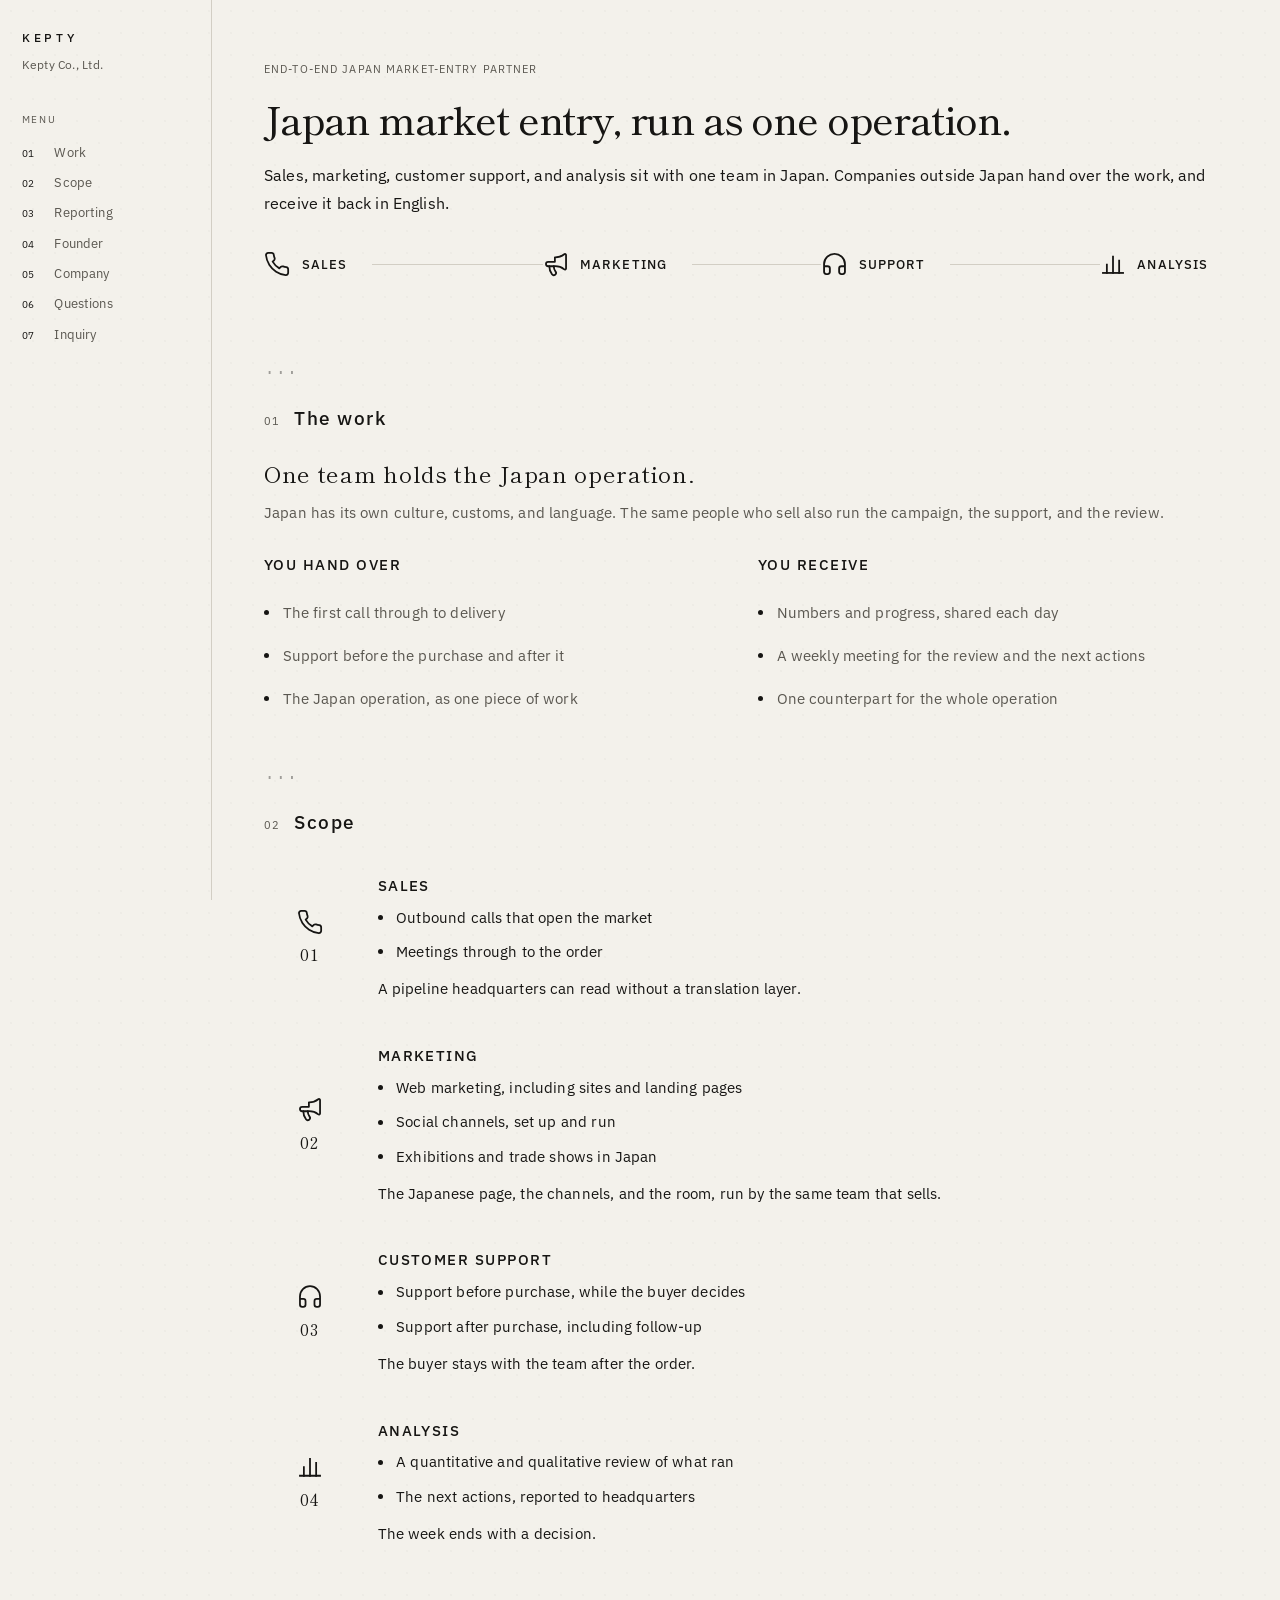
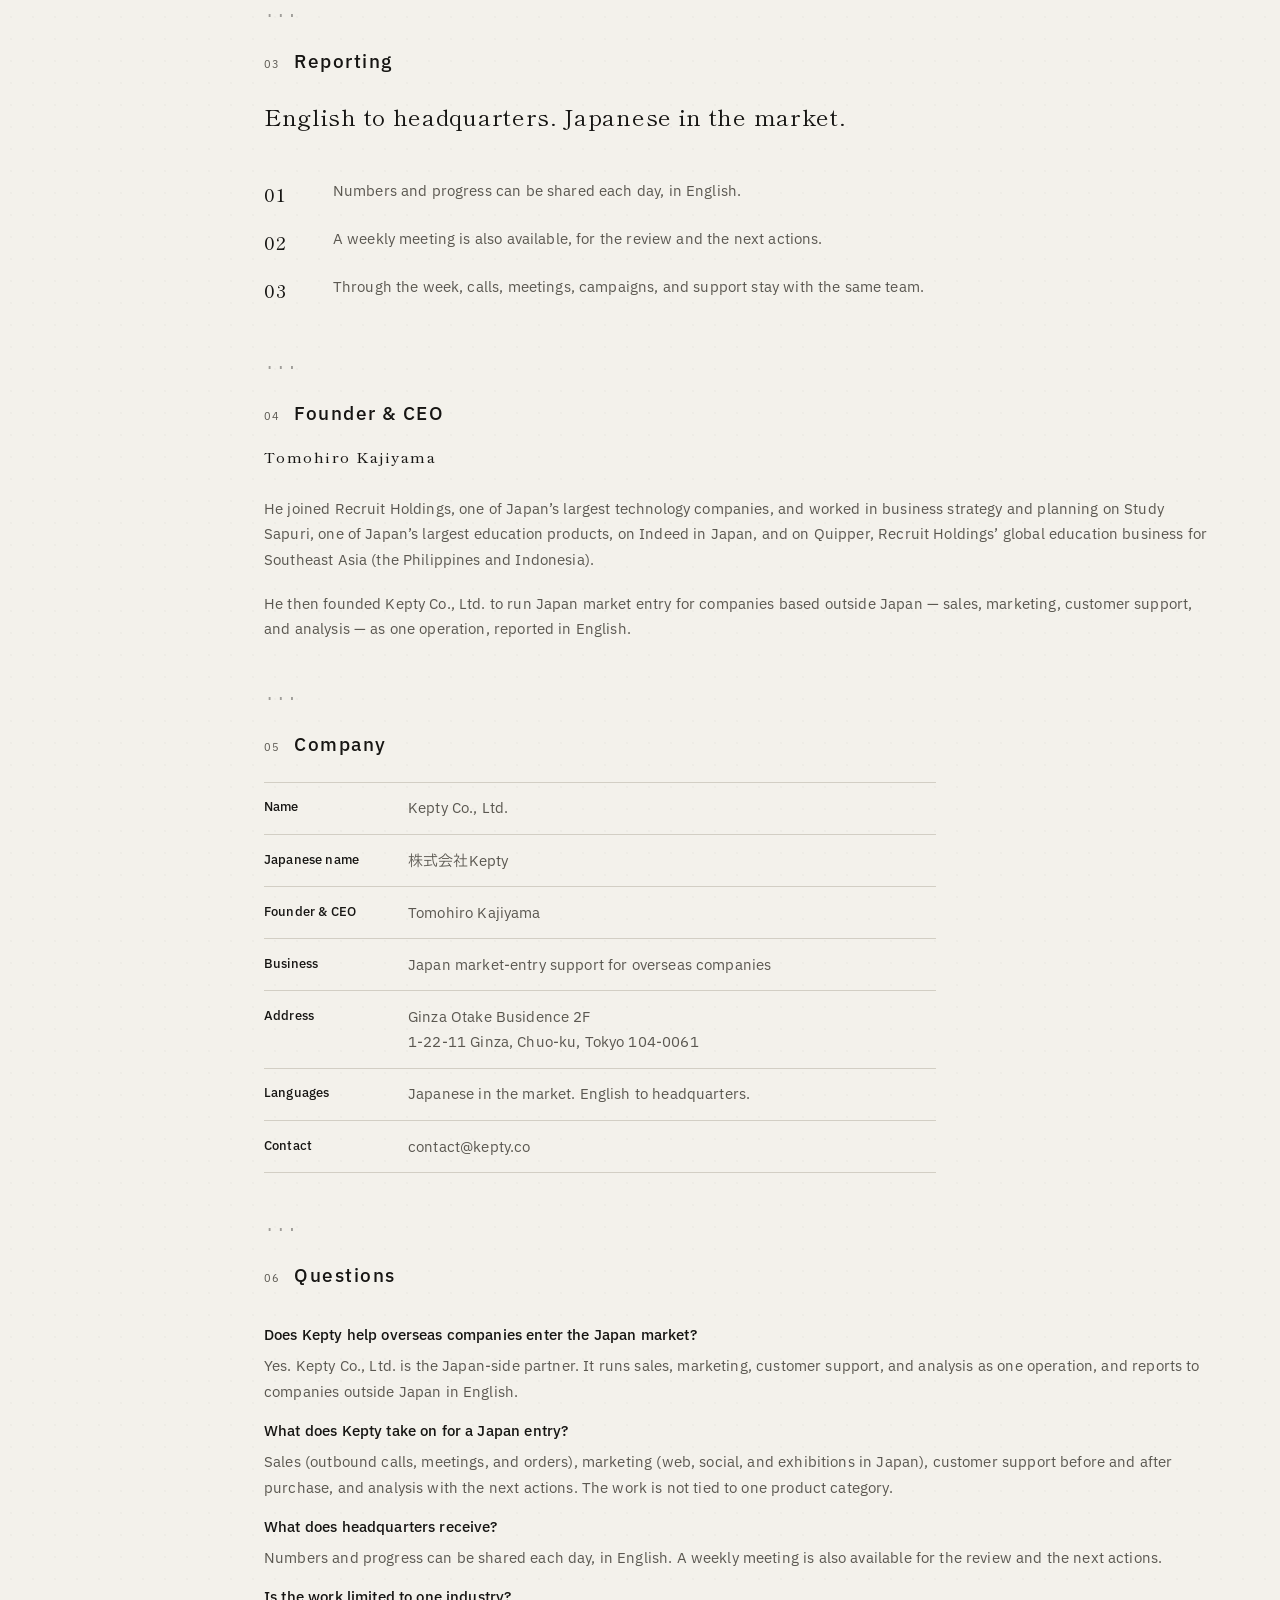
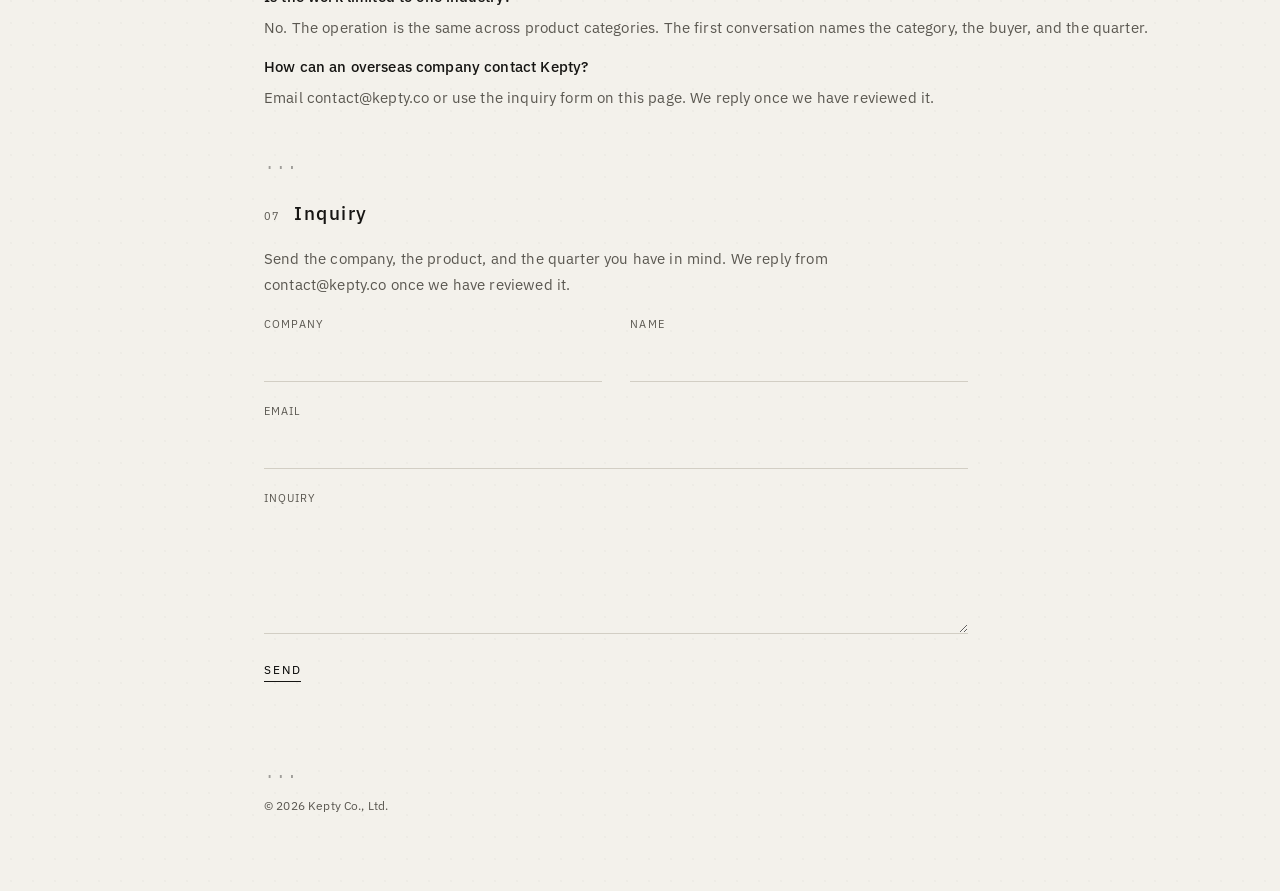
<file: index.html>
<!DOCTYPE html>
<html lang="en">
  <head>
    <meta charset="UTF-8" />
    <meta name="viewport" content="width=device-width, initial-scale=1.0" />
    <title>Japan market entry, run as one operation | Kepty Co., Ltd.</title>
    <meta
      name="description"
      content="Kepty Co., Ltd. runs Japan market entry for companies outside Japan. Sales, marketing, customer support, and analysis — one team, with reporting in English."
    />
    <link rel="canonical" href="https://keptyjapan.com/" />
    <link rel="alternate" hreflang="en" href="https://keptyjapan.com/" />
    <link rel="alternate" hreflang="x-default" href="https://keptyjapan.com/" />
    <meta property="og:type" content="website" />
    <meta property="og:locale" content="en_US" />
    <meta property="og:site_name" content="Kepty Co., Ltd." />
    <meta
      property="og:title"
      content="Japan market entry, run as one operation | Kepty Co., Ltd."
    />
    <meta
      property="og:description"
      content="A Japan-side partner for companies outside Japan. Sales, marketing, customer support, and analysis, reported in English. Kepty Co., Ltd."
    />
    <meta property="og:url" content="https://keptyjapan.com/" />
    <meta name="twitter:card" content="summary" />
    <link rel="icon" href="assets/favicon.svg" type="image/svg+xml" />
    <link rel="alternate" type="text/plain" title="LLM facts" href="llms.txt" />
    <script type="application/ld+json">
      {
        "@context": "https://schema.org",
        "@graph": [
          {
            "@type": ["Organization", "ProfessionalService"],
            "@id": "https://keptyjapan.com/#org",
            "name": "Kepty Co., Ltd.",
            "alternateName": ["株式会社Kepty", "KEPTY"],
            "url": "https://keptyjapan.com/",
            "email": "contact@kepty.co",
            "address": {
              "@type": "PostalAddress",
              "postalCode": "104-0061",
              "addressCountry": "JP",
              "addressRegion": "Tokyo",
              "addressLocality": "Chuo-ku",
              "streetAddress": "Ginza Otake Busidence 2F, 1-22-11 Ginza"
            },
            "inLanguage": "en",
            "areaServed": { "@type": "Country", "name": "Japan" },
            "founder": {
              "@type": "Person",
              "name": "Tomohiro Kajiyama",
              "alternateName": "梶山 知裕",
              "jobTitle": "Founder & CEO",
              "worksFor": { "@id": "https://keptyjapan.com/#org" }
            },
            "description": "Japan market-entry partner for companies based outside Japan. Sales, marketing, customer support, and analysis, run as one operation and reported in English.",
            "knowsAbout": [
              "Japan market entry",
              "sales in Japan",
              "web and social marketing",
              "customer support",
              "market analysis"
            ],
            "contactPoint": {
              "@type": "ContactPoint",
              "email": "contact@kepty.co",
              "contactType": "sales",
              "availableLanguage": ["English", "Japanese"]
            }
          },
          {
            "@type": "WebSite",
            "@id": "https://keptyjapan.com/#website",
            "url": "https://keptyjapan.com/",
            "name": "Kepty Co., Ltd.",
            "inLanguage": "en",
            "publisher": { "@id": "https://keptyjapan.com/#org" }
          },
          {
            "@type": "WebPage",
            "@id": "https://keptyjapan.com/#webpage",
            "url": "https://keptyjapan.com/",
            "name": "Japan market entry, run as one operation",
            "inLanguage": "en",
            "isPartOf": { "@id": "https://keptyjapan.com/#website" },
            "about": { "@id": "https://keptyjapan.com/#org" }
          },
          {
            "@type": "FAQPage",
            "mainEntity": [
              {
                "@type": "Question",
                "name": "Does Kepty help overseas companies enter the Japan market?",
                "acceptedAnswer": {
                  "@type": "Answer",
                  "text": "Yes. Kepty Co., Ltd. is the Japan-side partner. It runs sales, marketing, customer support, and analysis as one operation, and reports to companies outside Japan in English."
                }
              },
              {
                "@type": "Question",
                "name": "What does Kepty take on for a Japan entry?",
                "acceptedAnswer": {
                  "@type": "Answer",
                  "text": "Sales (outbound calls, meetings, and orders), marketing (web, social, and exhibitions in Japan), customer support before and after purchase, and analysis with the next actions. The work is not tied to one product category."
                }
              },
              {
                "@type": "Question",
                "name": "What does headquarters receive?",
                "acceptedAnswer": {
                  "@type": "Answer",
                  "text": "Numbers and progress can be shared each day, in English. A weekly meeting is also available for the review and the next actions."
                }
              },
              {
                "@type": "Question",
                "name": "Is the work limited to one industry?",
                "acceptedAnswer": {
                  "@type": "Answer",
                  "text": "No. The operation is the same across product categories. The first conversation names the category, the buyer, and the quarter."
                }
              },
              {
                "@type": "Question",
                "name": "How can an overseas company contact Kepty?",
                "acceptedAnswer": {
                  "@type": "Answer",
                  "text": "Email contact@kepty.co or use the inquiry form on this page. We reply once we have reviewed it."
                }
              }
            ]
          }
        ]
      }
    </script>
    <link rel="preconnect" href="https://fonts.googleapis.com" />
    <link rel="preconnect" href="https://fonts.gstatic.com" crossorigin />
    <link
      href="https://fonts.googleapis.com/css2?family=IBM+Plex+Sans+JP:wght@300;400;500&family=IBM+Plex+Sans:ital,wght@0,300;0,400;0,500;1,400&family=Shippori+Mincho:wght@500;600&display=swap"
      rel="stylesheet"
    />
    <link rel="stylesheet" href="css/styles.css?v=24" />
  </head>
  <body>
    <a class="skip-link" href="#main">Skip to content</a>

    <aside class="rail">
      <span class="rail-progress" aria-hidden="true"></span>
      <a class="brand" href="#top">KEPTY</a>
      <p class="loc">Kepty Co., Ltd.</p>
      <nav class="index" aria-label="Menu">
        <p class="index-label">Menu</p>
        <a href="#work"><span>01</span> <b>Work</b></a>
        <a href="#scope"><span>02</span> <b>Scope</b></a>
        <a href="#reporting"><span>03</span> <b>Reporting</b></a>
        <a href="#founder"><span>04</span> <b>Founder</b></a>
        <a href="#company"><span>05</span> <b>Company</b></a>
        <a href="#questions"><span>06</span> <b>Questions</b></a>
        <a href="#inquiry"><span>07</span> <b>Inquiry</b></a>
      </nav>
    </aside>

    <header class="mobile-bar">
      <a class="brand" href="#top">KEPTY</a>
      <button class="menu-btn" type="button" aria-expanded="false" aria-controls="mobile-nav">Menu</button>
    </header>

    <div class="mobile-nav" id="mobile-nav" hidden>
      <a href="#work"><span>01</span> <b>Work</b></a>
      <a href="#scope"><span>02</span> <b>Scope</b></a>
      <a href="#reporting"><span>03</span> <b>Reporting</b></a>
      <a href="#founder"><span>04</span> <b>Founder</b></a>
      <a href="#company"><span>05</span> <b>Company</b></a>
      <a href="#questions"><span>06</span> <b>Questions</b></a>
      <a href="#inquiry"><span>07</span> <b>Inquiry</b></a>
    </div>

    <main id="main">
      <section class="open" id="top">
        <p class="kicker">End-to-end Japan market-entry partner</p>
        <h1>Japan market entry, run as one operation.</h1>
        <p class="lede">
          Sales, marketing, customer support, and analysis sit with one team in Japan. Companies outside Japan hand over the work, and receive it back in English.
        </p>
        <ol class="flow" aria-label="Scope">
          <li><span class="mark mark-circle" aria-hidden="true"></span><b>Sales</b></li>
          <li><span class="mark mark-square" aria-hidden="true"></span><b>Marketing</b></li>
          <li><span class="mark mark-diamond" aria-hidden="true"></span><b>Support</b></li>
          <li><span class="mark mark-bars" aria-hidden="true"></span><b>Analysis</b></li>
        </ol>
        <div class="opening-mark" aria-hidden="true">
          <p class="opening-vert">日本市場</p>
          <span class="opening-line"></span>
          <p class="opening-seal"><span><b>実</b><b>行</b></span></p>
        </div>
      </section>

      <section class="chapter" id="work">
        <header class="ch-head">
          <span>01</span>
          <h2>The work</h2>
        </header>
        <div class="statement">
          <p class="ch-lead">One team holds the Japan operation.</p>
          <p class="body">
            Japan has its own culture, customs, and language. The same people who sell also run the campaign, the support, and the review.
          </p>
        </div>
        <div class="split-text">
          <div>
            <h3>You hand over</h3>
            <ul class="dots">
              <li>The first call through to delivery</li>
              <li>Support before the purchase and after it</li>
              <li>The Japan operation, as one piece of work</li>
            </ul>
          </div>
          <div>
            <h3>You receive</h3>
            <ul class="dots">
              <li>Numbers and progress, shared each day</li>
              <li>A weekly meeting for the review and the next actions</li>
              <li>One counterpart for the whole operation</li>
            </ul>
          </div>
        </div>
      </section>

      <section class="chapter" id="scope">
        <header class="ch-head">
          <span>02</span>
          <h2>Scope</h2>
        </header>
        <div class="work">
          <article class="band">
            <div class="band-side">
              <span class="mark mark-circle" aria-hidden="true"></span>
              <span>01</span>
            </div>
            <div class="band-main">
              <h3>Sales</h3>
              <ul class="dots">
                <li>Outbound calls that open the market</li>
                <li>Meetings through to the order</li>
              </ul>
              <p class="outcome">A pipeline headquarters can read without a translation layer.</p>
            </div>
          </article>
          <article class="band">
            <div class="band-side">
              <span class="mark mark-square" aria-hidden="true"></span>
              <span>02</span>
            </div>
            <div class="band-main">
              <h3>Marketing</h3>
              <ul class="dots">
                <li>Web marketing, including sites and landing pages</li>
                <li>Social channels, set up and run</li>
                <li>Exhibitions and trade shows in Japan</li>
              </ul>
              <p class="outcome">The Japanese page, the channels, and the room, run by the same team that sells.</p>
            </div>
          </article>
          <article class="band">
            <div class="band-side">
              <span class="mark mark-diamond" aria-hidden="true"></span>
              <span>03</span>
            </div>
            <div class="band-main">
              <h3>Customer support</h3>
              <ul class="dots">
                <li>Support before purchase, while the buyer decides</li>
                <li>Support after purchase, including follow-up</li>
              </ul>
              <p class="outcome">The buyer stays with the team after the order.</p>
            </div>
          </article>
          <article class="band">
            <div class="band-side">
              <span class="mark mark-bars" aria-hidden="true"></span>
              <span>04</span>
            </div>
            <div class="band-main">
              <h3>Analysis</h3>
              <ul class="dots">
                <li>A quantitative and qualitative review of what ran</li>
                <li>The next actions, reported to headquarters</li>
              </ul>
              <p class="outcome">The week ends with a decision.</p>
            </div>
          </article>
        </div>
      </section>

      <section class="chapter" id="reporting">
        <header class="ch-head">
          <span>03</span>
          <h2>Reporting</h2>
        </header>
        <div class="statement">
          <p class="ch-lead">English to headquarters. Japanese in the market.</p>
        </div>
        <ol class="steps">
          <li>Numbers and progress can be shared each day, in English.</li>
          <li>A weekly meeting is also available, for the review and the next actions.</li>
          <li>Through the week, calls, meetings, campaigns, and support stay with the same team.</li>
        </ol>
      </section>

      <section class="chapter" id="founder">
        <header class="ch-head">
          <span>04</span>
          <h2>Founder &amp; CEO</h2>
        </header>
        <p class="name">Tomohiro Kajiyama</p>
        <div class="bio">
          <p>
            He joined Recruit Holdings, one of Japan’s largest technology companies, and worked in business strategy and planning on Study Sapuri, one of Japan’s largest education products, on Indeed in Japan, and on Quipper, Recruit Holdings’ global education business for Southeast Asia (the Philippines and Indonesia).
          </p>
          <p>
            He then founded Kepty Co., Ltd. to run Japan market entry for companies based outside Japan — sales, marketing, customer support, and analysis — as one operation, reported in English.
          </p>
        </div>
      </section>

      <section class="chapter" id="company">
        <header class="ch-head">
          <span>05</span>
          <h2>Company</h2>
        </header>
        <dl class="sheet">
          <div>
            <dt>Name</dt>
            <dd>Kepty Co., Ltd.</dd>
          </div>
          <div>
            <dt>Japanese name</dt>
            <dd>株式会社Kepty</dd>
          </div>
          <div>
            <dt>Founder &amp; CEO</dt>
            <dd>Tomohiro Kajiyama</dd>
          </div>
          <div>
            <dt>Business</dt>
            <dd>Japan market-entry support for overseas companies</dd>
          </div>
          <div>
            <dt>Address</dt>
            <dd>Ginza Otake Busidence 2F<br />1-22-11 Ginza, Chuo-ku, Tokyo 104-0061</dd>
          </div>
          <div>
            <dt>Languages</dt>
            <dd>Japanese in the market. English to headquarters.</dd>
          </div>
          <div>
            <dt>Contact</dt>
            <dd>contact@kepty.co</dd>
          </div>
        </dl>
      </section>

      <section class="chapter" id="questions">
        <header class="ch-head">
          <span>06</span>
          <h2>Questions</h2>
        </header>
        <dl class="faq">
          <div>
            <dt>Does Kepty help overseas companies enter the Japan market?</dt>
            <dd>Yes. Kepty Co., Ltd. is the Japan-side partner. It runs sales, marketing, customer support, and analysis as one operation, and reports to companies outside Japan in English.</dd>
          </div>
          <div>
            <dt>What does Kepty take on for a Japan entry?</dt>
            <dd>Sales (outbound calls, meetings, and orders), marketing (web, social, and exhibitions in Japan), customer support before and after purchase, and analysis with the next actions. The work is not tied to one product category.</dd>
          </div>
          <div>
            <dt>What does headquarters receive?</dt>
            <dd>Numbers and progress can be shared each day, in English. A weekly meeting is also available for the review and the next actions.</dd>
          </div>
          <div>
            <dt>Is the work limited to one industry?</dt>
            <dd>No. The operation is the same across product categories. The first conversation names the category, the buyer, and the quarter.</dd>
          </div>
          <div>
            <dt>How can an overseas company contact Kepty?</dt>
            <dd>Email contact@kepty.co or use the inquiry form on this page. We reply once we have reviewed it.</dd>
          </div>
        </dl>
      </section>

      <section class="chapter chapter-end" id="inquiry">
        <header class="ch-head">
          <span>07</span>
          <h2>Inquiry</h2>
        </header>
        <p class="inquiry-note">
          Send the company, the product, and the quarter you have in mind. We reply from contact@kepty.co once we have reviewed it.
        </p>
        <form id="contact-form" novalidate>
          <label>
            <span>Company</span>
            <input type="text" name="company" autocomplete="organization" />
            <em class="field-error" data-error></em>
          </label>
          <label>
            <span>Name</span>
            <input type="text" name="name" autocomplete="name" />
            <em class="field-error" data-error></em>
          </label>
          <label class="wide">
            <span>Email</span>
            <input type="email" name="email" autocomplete="email" />
            <em class="field-error" data-error></em>
          </label>
          <label class="wide">
            <span>Inquiry</span>
            <textarea name="message" rows="4"></textarea>
            <em class="field-error" data-error></em>
          </label>
          <button type="submit">Send</button>
          <p class="form-status" id="form-status" hidden></p>
        </form>
      </section>

      <footer>
        <p>© 2026 Kepty Co., Ltd.</p>
      </footer>
    </main>

    <script src="js/i18n.js?v=5"></script>
    <script src="js/main.js?v=7"></script>
  </body>
</html>
</file>
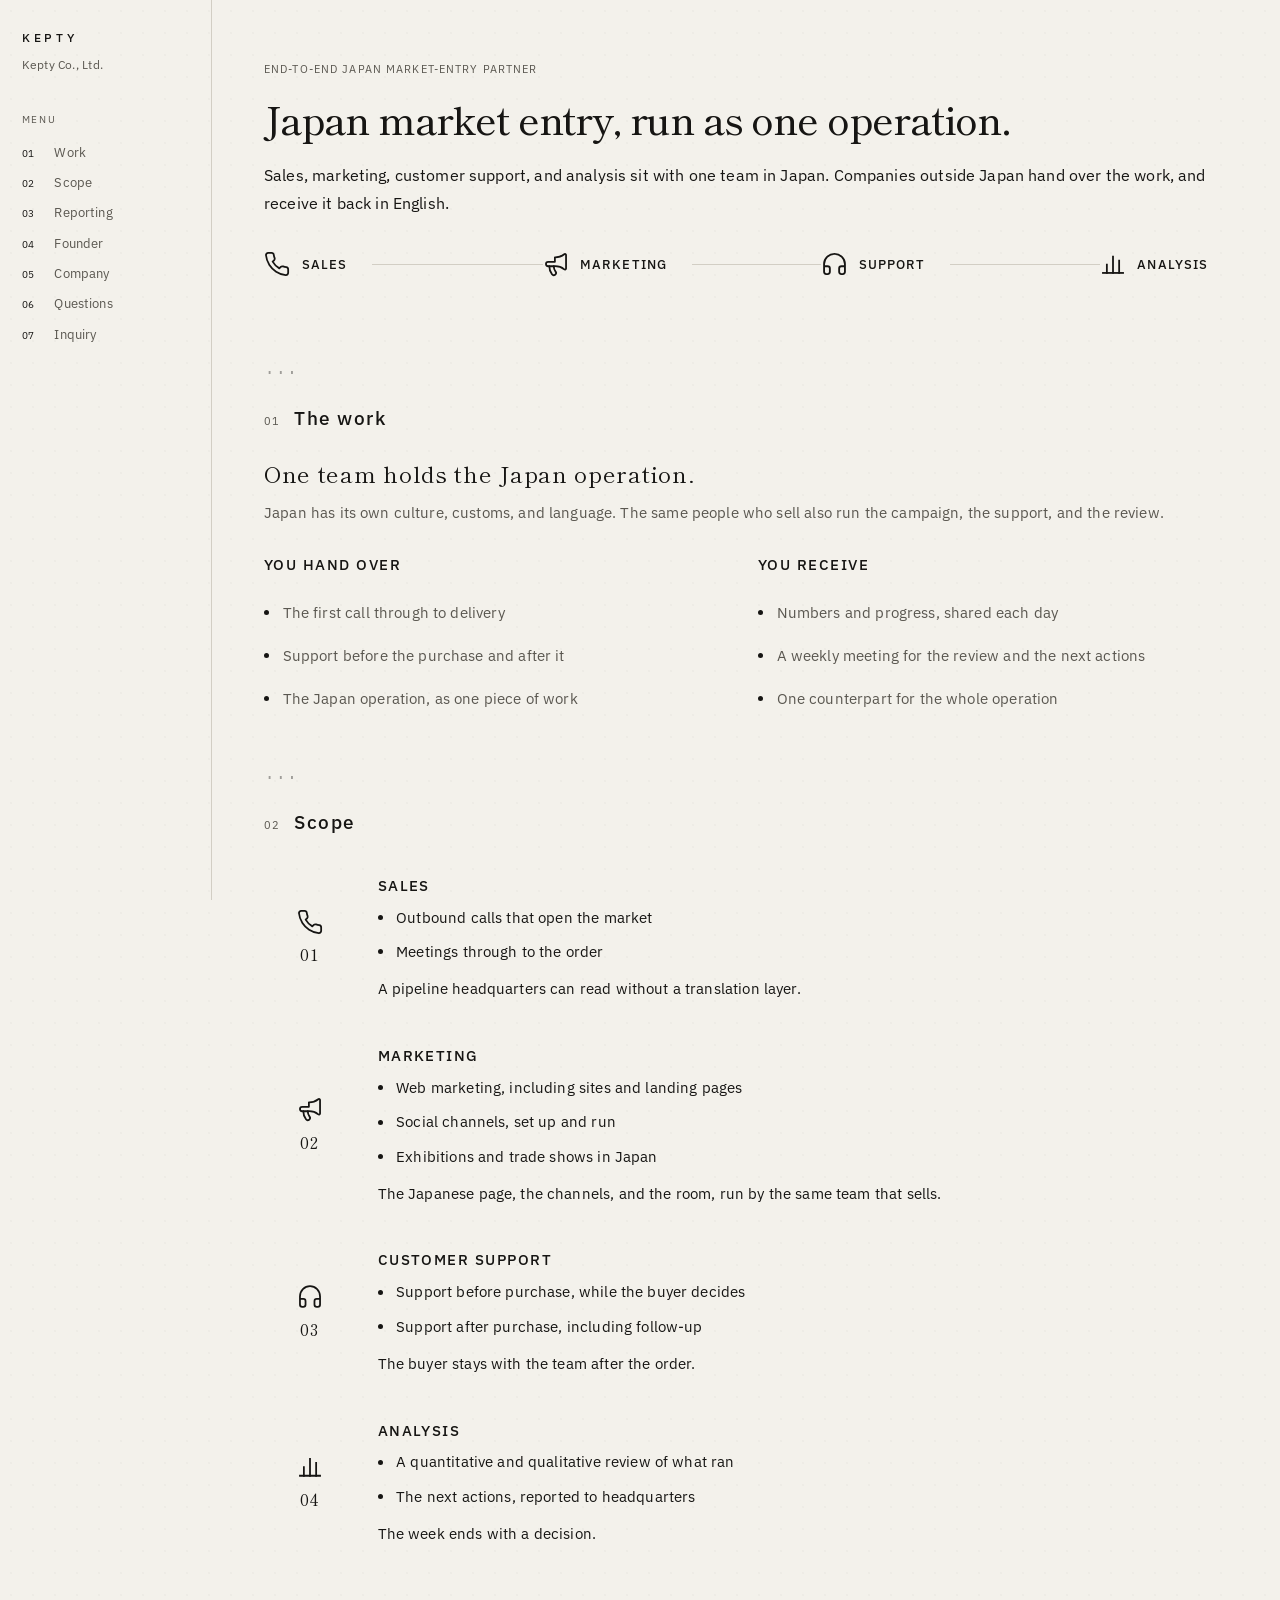
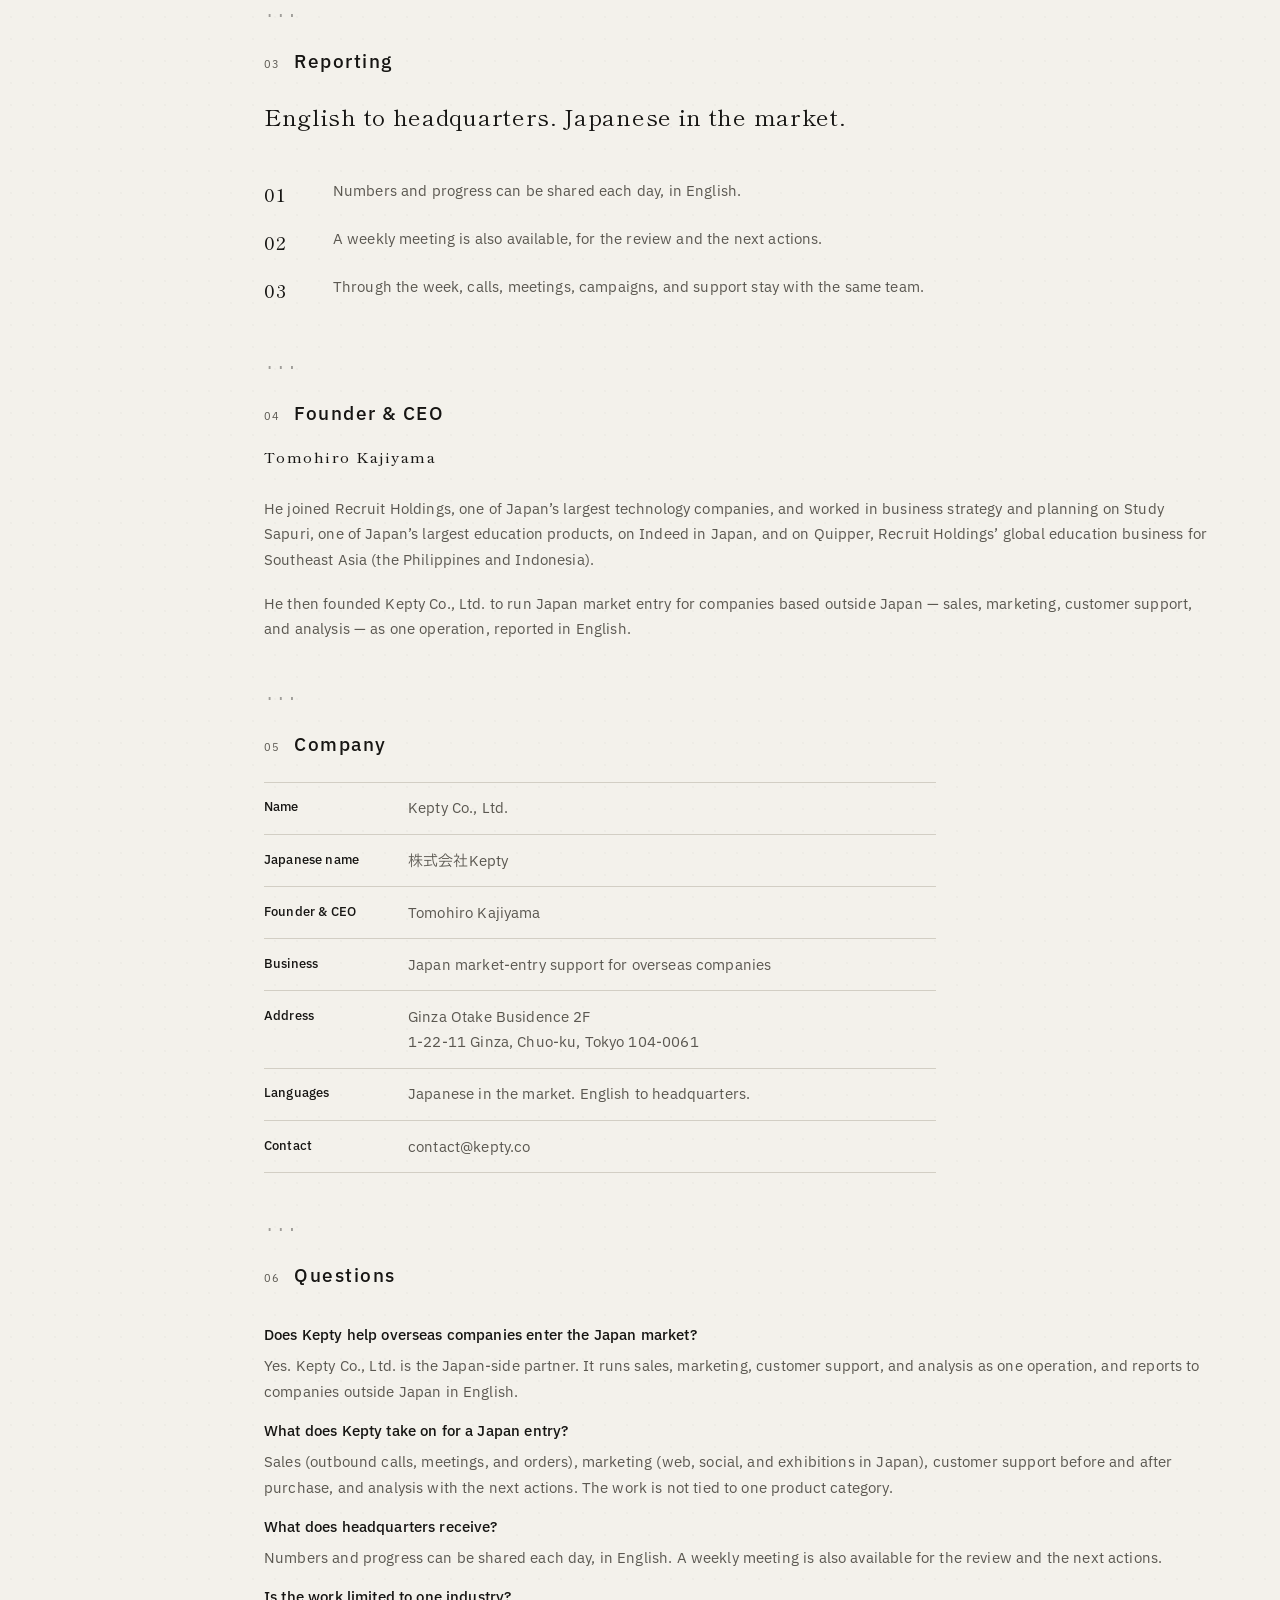
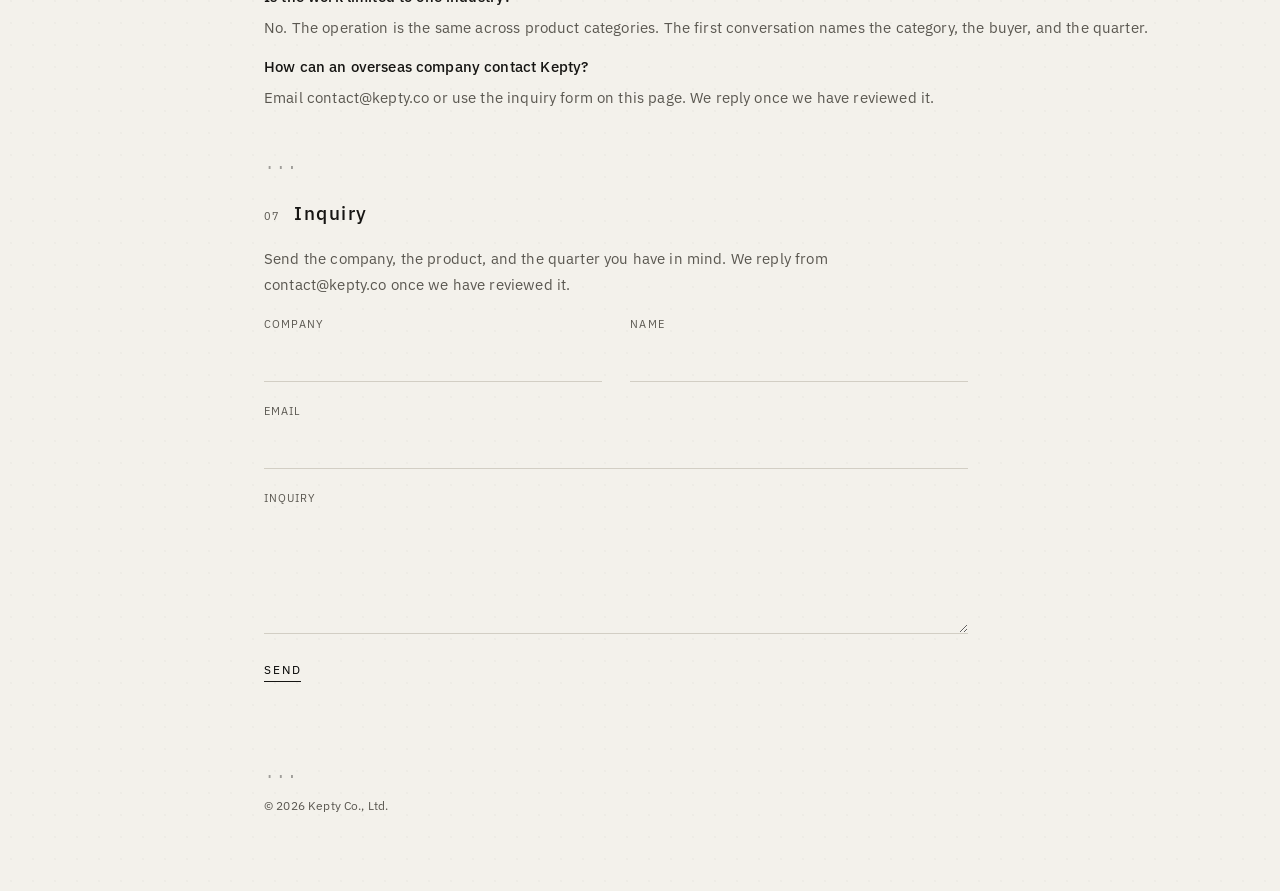
<file: en.html>
<!DOCTYPE html>
<html lang="en">
  <head>
    <meta charset="UTF-8" />
    <meta http-equiv="refresh" content="0; url=./" />
    <link rel="canonical" href="https://keptyjapan.com/" />
    <title>Kepty Co., Ltd.</title>
    <script>
      location.replace("./" + location.search + location.hash);
    </script>
  </head>
  <body>
    <p><a href="./">Kepty Co., Ltd.</a></p>
  </body>
</html>
</file>
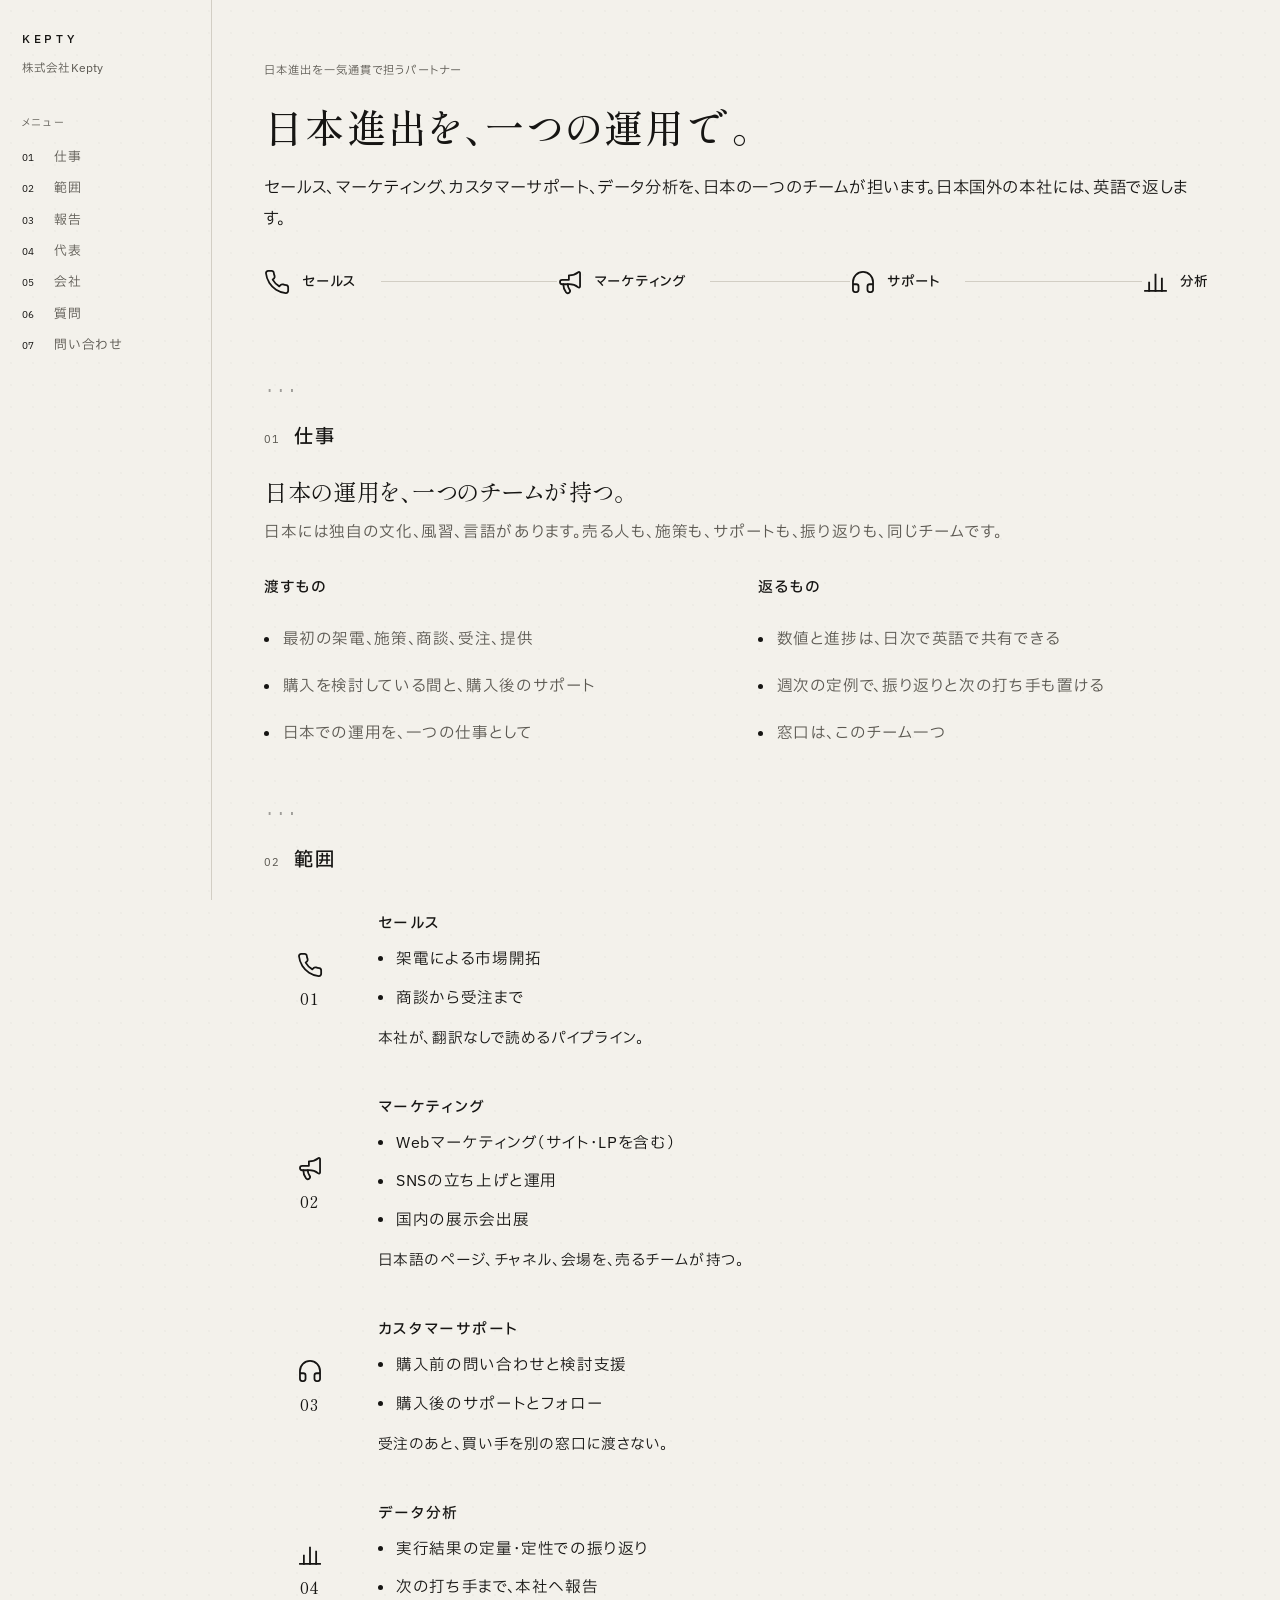
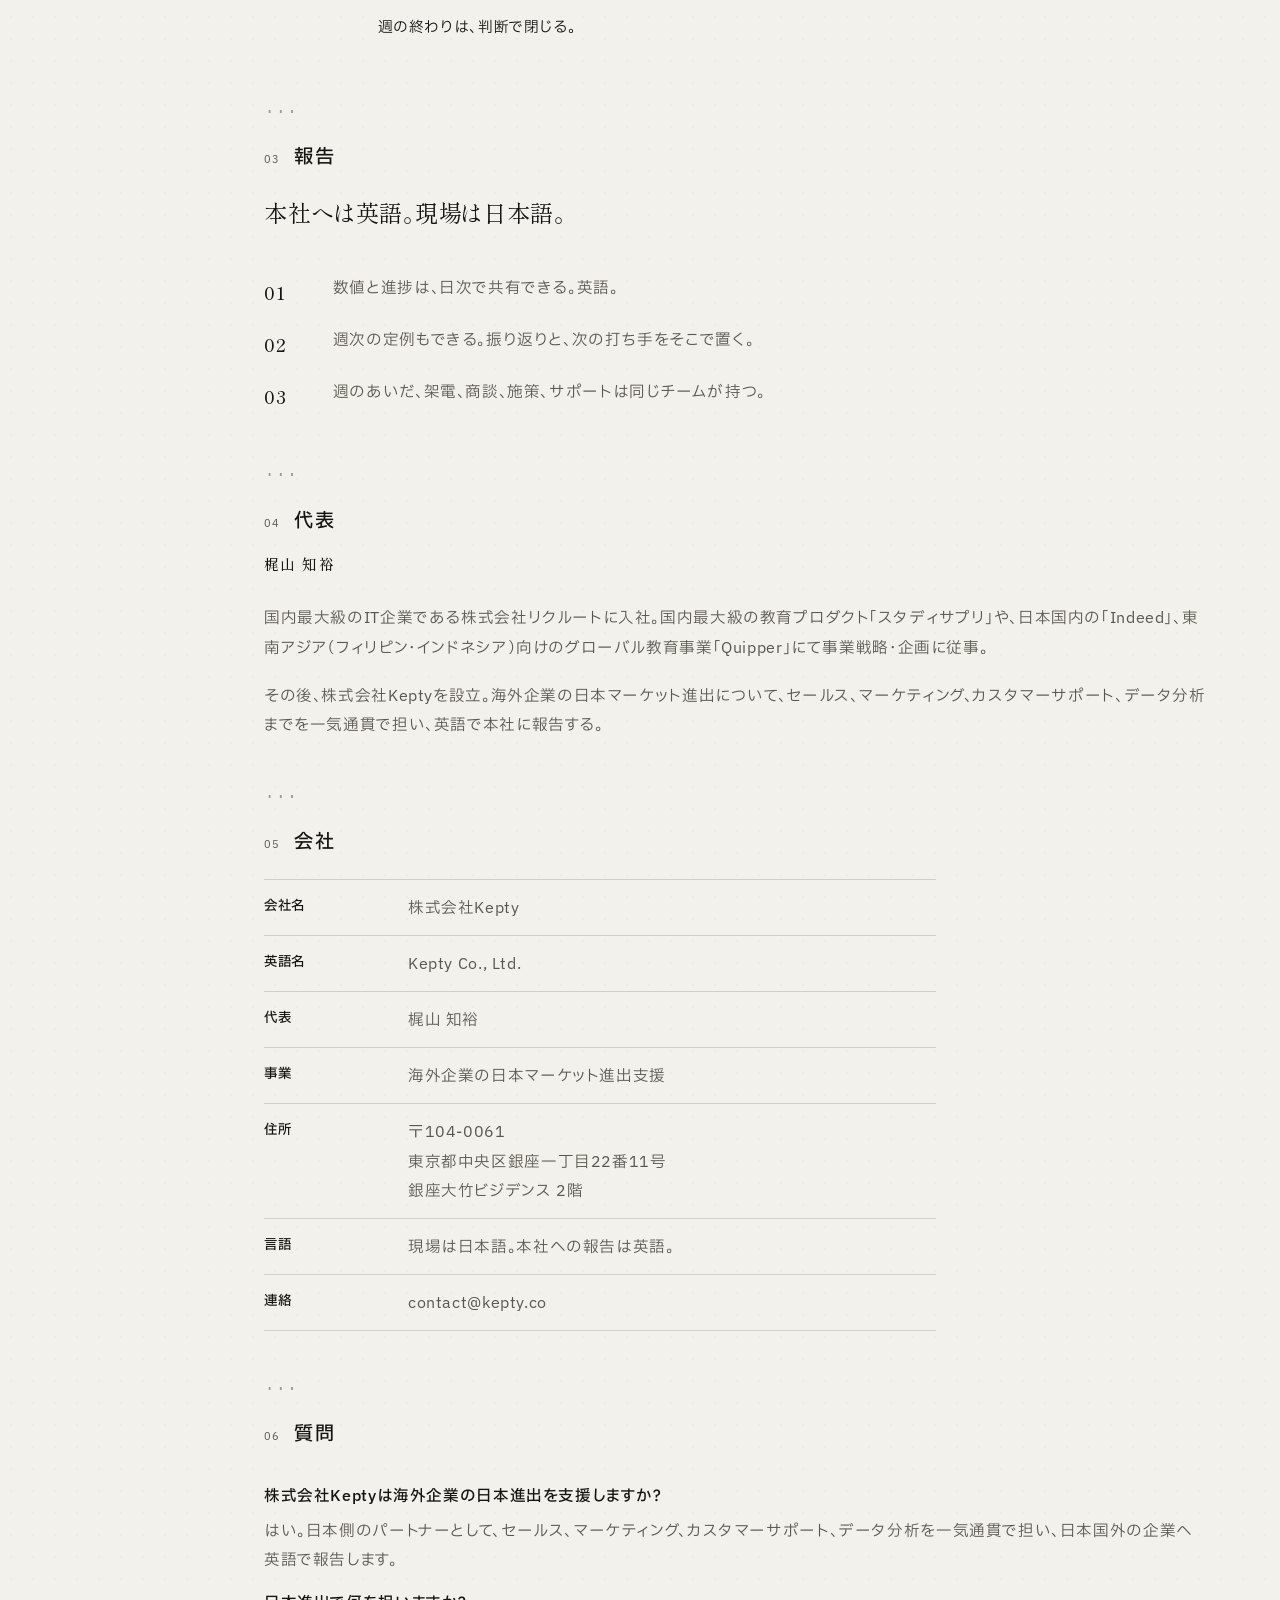
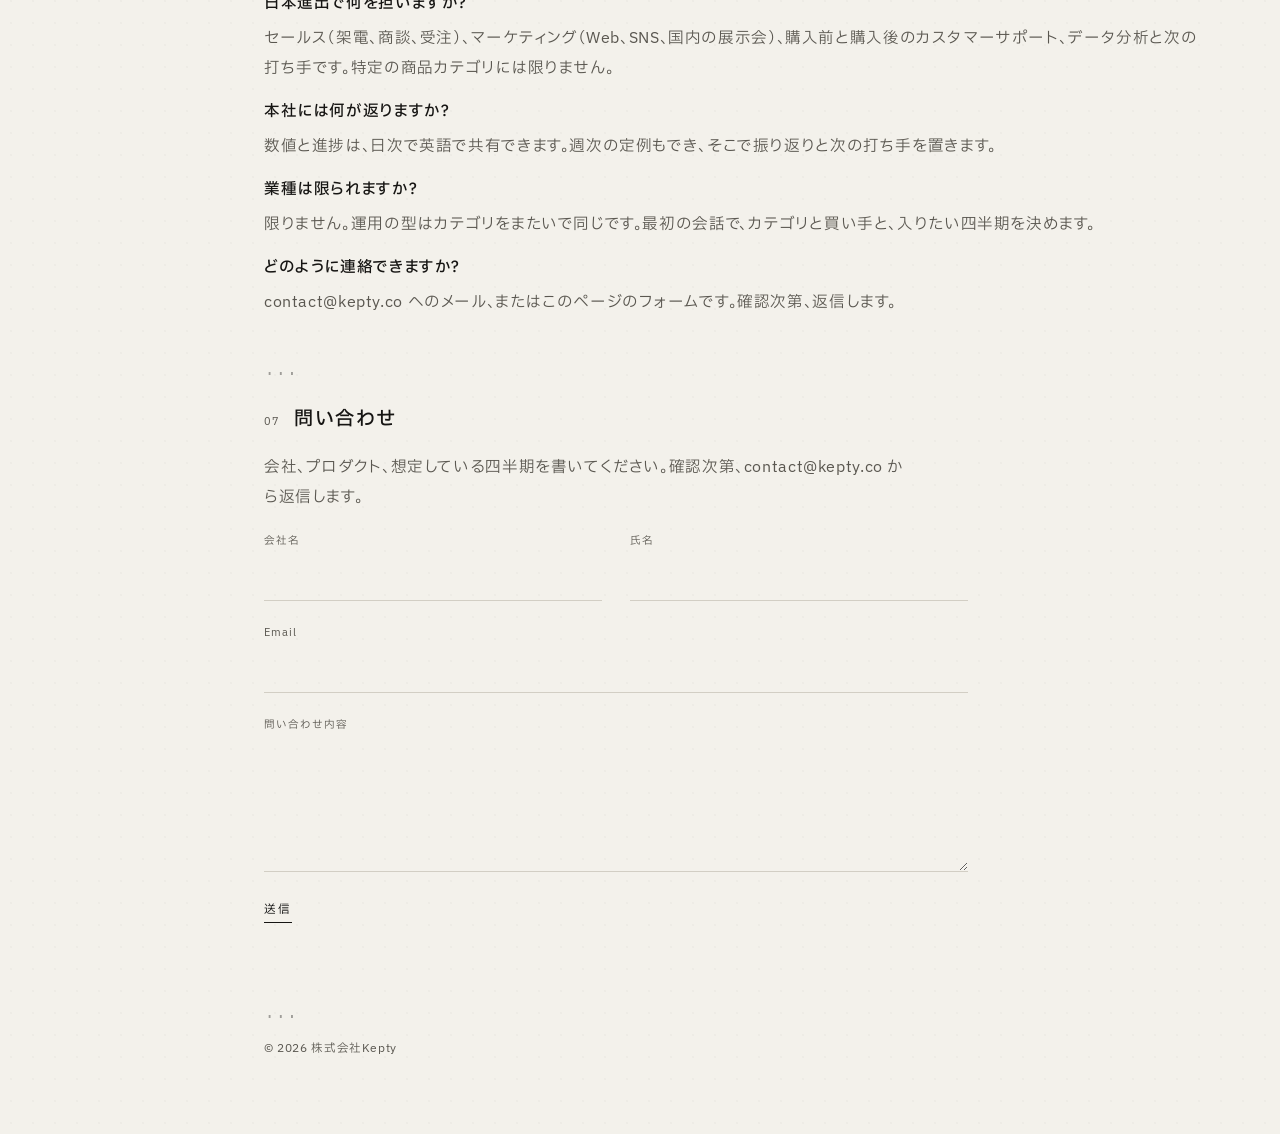
<file: ja.html>
<!DOCTYPE html>
<!-- Unpublished Japanese archive. Restore by swapping with index.html. Not linked from the public site. -->
<html lang="ja">
  <head>
    <meta charset="UTF-8" />
    <meta name="viewport" content="width=device-width, initial-scale=1.0" />
    <meta name="robots" content="noindex, nofollow" />
    <title>日本進出を、一つの運用で｜株式会社Kepty</title>
    <meta
      name="description"
      content="株式会社Keptyは、海外企業の日本進出を現地で実行します。セールス、マーケティング、カスタマーサポート、データ分析まで一気通貫。英語での報告にも対応します。"
    />
    <link rel="canonical" href="https://keptyjapan.com/ja.html" />
    <meta property="og:type" content="website" />
    <meta property="og:locale" content="ja_JP" />
    <meta property="og:locale:alternate" content="en_US" />
    <meta property="og:site_name" content="Kepty Co., Ltd." />
    <meta property="og:title" content="日本進出を、一つの運用で｜株式会社Kepty" />
    <meta
      property="og:description"
      content="日本進出の実行を一社に。架電・商談・受注、Web・SNS・展示会、購入前後のサポート、データ分析と振り返り。株式会社Kepty。"
    />
    <meta property="og:url" content="https://keptyjapan.com/ja.html" />
    <meta name="twitter:card" content="summary" />
    <link rel="icon" href="assets/favicon.svg" type="image/svg+xml" />
    <link rel="alternate" type="text/plain" title="LLM facts" href="llms.txt" />
    <script type="application/ld+json">
      {
        "@context": "https://schema.org",
        "@graph": [
          {
            "@type": ["Organization", "ProfessionalService"],
            "@id": "https://keptyjapan.com/#org",
            "name": "株式会社Kepty",
            "alternateName": ["Kepty Co., Ltd.", "KEPTY"],
            "url": "https://keptyjapan.com/",
            "email": "contact@kepty.co",
            "address": {
              "@type": "PostalAddress",
              "postalCode": "104-0061",
              "addressCountry": "JP",
              "addressRegion": "東京都",
              "addressLocality": "中央区",
              "streetAddress": "銀座一丁目22番11号 銀座大竹ビジデンス2階"
            },
            "inLanguage": ["ja", "en"],
            "areaServed": { "@type": "Country", "name": "Japan" },
            "founder": { "@type": "Person", "name": "梶山 知裕", "alternateName": "Tomohiro Kajiyama" },
            "description": "海外企業の日本進出を、セールス、マーケティング、カスタマーサポート、データ分析まで一気通貫で担い、英語で報告する。",
            "knowsAbout": [
              "Japan market entry",
              "sales in Japan",
              "web and social marketing",
              "customer support",
              "market analysis"
            ],
            "contactPoint": {
              "@type": "ContactPoint",
              "email": "contact@kepty.co",
              "contactType": "sales",
              "availableLanguage": ["Japanese", "English"]
            }
          },
          {
            "@type": "WebSite",
            "@id": "https://keptyjapan.com/#website",
            "url": "https://keptyjapan.com/",
            "name": "Kepty Co., Ltd.",
            "inLanguage": ["ja", "en"],
            "publisher": { "@id": "https://keptyjapan.com/#org" }
          },
          {
            "@type": "FAQPage",
            "mainEntity": [
              {
                "@type": "Question",
                "name": "株式会社Keptyは海外企業の日本進出を支援しますか？",
                "acceptedAnswer": {
                  "@type": "Answer",
                  "text": "はい。株式会社Keptyは日本側のパートナーとして、セールス、マーケティング、カスタマーサポート、データ分析を一気通貫で担い、日本国外の企業へ英語で報告します。"
                }
              },
              {
                "@type": "Question",
                "name": "日本進出で何を担いますか？",
                "acceptedAnswer": {
                  "@type": "Answer",
                  "text": "セールス（架電、商談、受注）、マーケティング（Web、SNS、国内の展示会）、購入前と購入後のカスタマーサポート、データ分析と次の打ち手です。特定の商品カテゴリには限りません。"
                }
              },
              {
                "@type": "Question",
                "name": "本社には何が返りますか？",
                "acceptedAnswer": {
                  "@type": "Answer",
                  "text": "数値と進捗は、日次で英語で共有できます。週次の定例もでき、そこで振り返りと次の打ち手を置きます。"
                }
              },
              {
                "@type": "Question",
                "name": "業種は限られますか？",
                "acceptedAnswer": {
                  "@type": "Answer",
                  "text": "限りません。運用の型はカテゴリをまたいで同じです。最初の会話で、カテゴリと買い手と、入りたい四半期を決めます。"
                }
              },
              {
                "@type": "Question",
                "name": "どのように連絡できますか？",
                "acceptedAnswer": {
                  "@type": "Answer",
                  "text": "contact@kepty.co へのメール、またはこのページのフォームです。確認次第、返信します。"
                }
              }
            ]
          }
        ]
      }
    </script>
    <link rel="preconnect" href="https://fonts.googleapis.com" />
    <link rel="preconnect" href="https://fonts.gstatic.com" crossorigin />
    <link
      href="https://fonts.googleapis.com/css2?family=IBM+Plex+Sans+JP:wght@300;400;500&family=IBM+Plex+Sans:ital,wght@0,300;0,400;0,500;1,400&family=Shippori+Mincho:wght@500;600&display=swap"
      rel="stylesheet"
    />
    <link rel="stylesheet" href="css/styles.css?v=24" />
  </head>
  <body>
    <a class="skip-link" href="#main" data-i18n="skip">本文へスキップ</a>

    <aside class="rail">
      <span class="rail-progress" aria-hidden="true"></span>
      <a class="brand" href="#top">KEPTY</a>
      <p class="loc" data-i18n="loc">株式会社Kepty</p>
      <nav class="index" aria-label="メニュー">
        <p class="index-label" data-i18n="nav0">メニュー</p>
        <a href="#work"><span>01</span> <b>仕事</b></a>
        <a href="#scope"><span>02</span> <b>範囲</b></a>
        <a href="#reporting"><span>03</span> <b>報告</b></a>
        <a href="#founder"><span>04</span> <b>代表</b></a>
        <a href="#company"><span>05</span> <b>会社</b></a>
        <a href="#questions"><span>06</span> <b>質問</b></a>
        <a href="#inquiry"><span>07</span> <b>問い合わせ</b></a>
      </nav>
    </aside>

    <header class="mobile-bar">
      <a class="brand" href="#top">KEPTY</a>
      <button class="menu-btn" type="button" aria-expanded="false" aria-controls="mobile-nav" data-i18n="nav0">
        メニュー
      </button>
    </header>

    <div class="mobile-nav" id="mobile-nav" hidden>
      <a href="#work"><span>01</span> <b>仕事</b></a>
      <a href="#scope"><span>02</span> <b>範囲</b></a>
      <a href="#reporting"><span>03</span> <b>報告</b></a>
      <a href="#founder"><span>04</span> <b>代表</b></a>
      <a href="#company"><span>05</span> <b>会社</b></a>
      <a href="#questions"><span>06</span> <b>質問</b></a>
      <a href="#inquiry"><span>07</span> <b>問い合わせ</b></a>
    </div>

    <main id="main">
      <section class="open" id="top">
        <p class="kicker">日本進出を一気通貫で担うパートナー</p>
        <h1>日本進出を、一つの運用で。</h1>
        <p class="lede">
          セールス、マーケティング、カスタマーサポート、データ分析を、日本の一つのチームが担います。日本国外の本社には、英語で返します。
        </p>
        <ol class="flow" aria-label="支援範囲">
          <li><span class="mark mark-circle" aria-hidden="true"></span><b>セールス</b></li>
          <li><span class="mark mark-square" aria-hidden="true"></span><b>マーケティング</b></li>
          <li><span class="mark mark-diamond" aria-hidden="true"></span><b>サポート</b></li>
          <li><span class="mark mark-bars" aria-hidden="true"></span><b>分析</b></li>
        </ol>
        <div class="opening-mark" aria-hidden="true">
          <p class="opening-vert">日本市場</p>
          <span class="opening-line"></span>
          <p class="opening-seal"><span><b>実</b><b>行</b></span></p>
        </div>
      </section>

      <section class="chapter" id="work">
        <header class="ch-head">
          <span>01</span>
          <h2>仕事</h2>
        </header>
        <div class="statement">
          <p class="ch-lead">日本の運用を、一つのチームが持つ。</p>
          <p class="body">
            日本には独自の文化、風習、言語があります。売る人も、施策も、サポートも、振り返りも、同じチームです。
          </p>
        </div>
        <div class="split-text">
          <div>
            <h3>渡すもの</h3>
            <ul class="dots">
              <li>最初の架電、施策、商談、受注、提供</li>
              <li>購入を検討している間と、購入後のサポート</li>
              <li>日本での運用を、一つの仕事として</li>
            </ul>
          </div>
          <div>
            <h3>返るもの</h3>
            <ul class="dots">
              <li>数値と進捗は、日次で英語で共有できる</li>
              <li>週次の定例で、振り返りと次の打ち手も置ける</li>
              <li>窓口は、このチーム一つ</li>
            </ul>
          </div>
        </div>
      </section>

      <section class="chapter" id="scope">
        <header class="ch-head">
          <span>02</span>
          <h2>範囲</h2>
        </header>
        <div class="work">
          <article class="band">
            <div class="band-side">
              <span class="mark mark-circle" aria-hidden="true"></span>
              <span>01</span>
            </div>
            <div class="band-main">
              <h3>セールス</h3>
              <ul class="dots">
                <li>架電による市場開拓</li>
                <li>商談から受注まで</li>
              </ul>
              <p class="outcome">本社が、翻訳なしで読めるパイプライン。</p>
            </div>
          </article>
          <article class="band">
            <div class="band-side">
              <span class="mark mark-square" aria-hidden="true"></span>
              <span>02</span>
            </div>
            <div class="band-main">
              <h3>マーケティング</h3>
              <ul class="dots">
                <li>Webマーケティング（サイト・LPを含む）</li>
                <li>SNSの立ち上げと運用</li>
                <li>国内の展示会出展</li>
              </ul>
              <p class="outcome">日本語のページ、チャネル、会場を、売るチームが持つ。</p>
            </div>
          </article>
          <article class="band">
            <div class="band-side">
              <span class="mark mark-diamond" aria-hidden="true"></span>
              <span>03</span>
            </div>
            <div class="band-main">
              <h3>カスタマーサポート</h3>
              <ul class="dots">
                <li>購入前の問い合わせと検討支援</li>
                <li>購入後のサポートとフォロー</li>
              </ul>
              <p class="outcome">受注のあと、買い手を別の窓口に渡さない。</p>
            </div>
          </article>
          <article class="band">
            <div class="band-side">
              <span class="mark mark-bars" aria-hidden="true"></span>
              <span>04</span>
            </div>
            <div class="band-main">
              <h3>データ分析</h3>
              <ul class="dots">
                <li>実行結果の定量・定性での振り返り</li>
                <li>次の打ち手まで、本社へ報告</li>
              </ul>
              <p class="outcome">週の終わりは、判断で閉じる。</p>
            </div>
          </article>
        </div>
      </section>

      <section class="chapter" id="reporting">
        <header class="ch-head">
          <span>03</span>
          <h2>報告</h2>
        </header>
        <div class="statement">
          <p class="ch-lead">本社へは英語。現場は日本語。</p>
        </div>
        <ol class="steps">
          <li>数値と進捗は、日次で共有できる。英語。</li>
          <li>週次の定例もできる。振り返りと、次の打ち手をそこで置く。</li>
          <li>週のあいだ、架電、商談、施策、サポートは同じチームが持つ。</li>
        </ol>
      </section>

      <section class="chapter" id="founder">
        <header class="ch-head">
          <span>04</span>
          <h2>代表</h2>
        </header>
        <p class="name">梶山 知裕</p>
        <div class="bio">
          <p>
            国内最大級のIT企業である株式会社リクルートに入社。国内最大級の教育プロダクト「スタディサプリ」や、日本国内の「Indeed」、東南アジア（フィリピン・インドネシア）向けのグローバル教育事業「Quipper」にて事業戦略・企画に従事。
          </p>
          <p>
            その後、株式会社Keptyを設立。海外企業の日本マーケット進出について、セールス、マーケティング、カスタマーサポート、データ分析までを一気通貫で担い、英語で本社に報告する。
          </p>
        </div>
      </section>

      <section class="chapter" id="company">
        <header class="ch-head">
          <span>05</span>
          <h2>会社</h2>
        </header>
        <dl class="sheet">
          <div>
            <dt>会社名</dt>
            <dd>株式会社Kepty</dd>
          </div>
          <div>
            <dt>英語名</dt>
            <dd>Kepty Co., Ltd.</dd>
          </div>
          <div>
            <dt>代表</dt>
            <dd>梶山 知裕</dd>
          </div>
          <div>
            <dt>事業</dt>
            <dd>海外企業の日本マーケット進出支援</dd>
          </div>
          <div>
            <dt>住所</dt>
            <dd>〒104-0061<br />東京都中央区銀座一丁目22番11号<br />銀座大竹ビジデンス 2階</dd>
          </div>
          <div>
            <dt>言語</dt>
            <dd>現場は日本語。本社への報告は英語。</dd>
          </div>
          <div>
            <dt>連絡</dt>
            <dd>contact@kepty.co</dd>
          </div>
        </dl>
      </section>

      <section class="chapter" id="questions">
        <header class="ch-head">
          <span>06</span>
          <h2>質問</h2>
        </header>
        <dl class="faq">
          <div>
            <dt>株式会社Keptyは海外企業の日本進出を支援しますか？</dt>
            <dd>はい。日本側のパートナーとして、セールス、マーケティング、カスタマーサポート、データ分析を一気通貫で担い、日本国外の企業へ英語で報告します。</dd>
          </div>
          <div>
            <dt>日本進出で何を担いますか？</dt>
            <dd>セールス（架電、商談、受注）、マーケティング（Web、SNS、国内の展示会）、購入前と購入後のカスタマーサポート、データ分析と次の打ち手です。特定の商品カテゴリには限りません。</dd>
          </div>
          <div>
            <dt>本社には何が返りますか？</dt>
            <dd>数値と進捗は、日次で英語で共有できます。週次の定例もでき、そこで振り返りと次の打ち手を置きます。</dd>
          </div>
          <div>
            <dt>業種は限られますか？</dt>
            <dd>限りません。運用の型はカテゴリをまたいで同じです。最初の会話で、カテゴリと買い手と、入りたい四半期を決めます。</dd>
          </div>
          <div>
            <dt>どのように連絡できますか？</dt>
            <dd>contact@kepty.co へのメール、またはこのページのフォームです。確認次第、返信します。</dd>
          </div>
        </dl>
      </section>

      <section class="chapter chapter-end" id="inquiry">
        <header class="ch-head">
          <span>07</span>
          <h2>問い合わせ</h2>
        </header>
        <p class="inquiry-note">
          会社、プロダクト、想定している四半期を書いてください。確認次第、contact@kepty.co から返信します。
        </p>
        <form id="contact-form" novalidate>
          <label>
            <span data-i18n="formCompany">会社名</span>
            <input type="text" name="company" autocomplete="organization" />
            <em class="field-error" data-error></em>
          </label>
          <label>
            <span data-i18n="formPerson">氏名</span>
            <input type="text" name="name" autocomplete="name" />
            <em class="field-error" data-error></em>
          </label>
          <label class="wide">
            <span data-i18n="formEmail">Email</span>
            <input type="email" name="email" autocomplete="email" />
            <em class="field-error" data-error></em>
          </label>
          <label class="wide">
            <span data-i18n="formMsg">問い合わせ内容</span>
            <textarea name="message" rows="4"></textarea>
            <em class="field-error" data-error></em>
          </label>
          <button type="submit" data-i18n="formSubmit">送信</button>
          <p class="form-status" id="form-status" hidden></p>
        </form>
      </section>

      <footer>
        <p data-i18n="footerCopy">© 2026 株式会社Kepty</p>
      </footer>
    </main>

    <script src="js/i18n.js?v=5"></script>
    <script src="js/main.js?v=7"></script>
  </body>
</html>
</file>
<file: css/styles.css>
:root {
  --bg: #f3f1eb;
  --ink: #161513;
  --dim: #5a5750;
  --rule: #d2cec4;
  --rail: 13.25rem;
  --sans: "IBM Plex Sans", "IBM Plex Sans JP", sans-serif;
  --serif: "Shippori Mincho", "IBM Plex Sans JP", serif;
}

* {
  box-sizing: border-box;
}

html {
  scroll-behavior: smooth;
}

body,
.rail,
.mobile-bar,
.mobile-nav:not([hidden]) {
  background-color: var(--bg);
  background-image: radial-gradient(rgba(22, 21, 19, 0.055) 0.65px, transparent 0.75px);
  background-size: 22px 22px;
}

body {
  margin: 0;
  color: var(--ink);
  --lead: 1.7;
  font-family: var(--sans);
  font-weight: 400;
  font-size: 15px;
  line-height: var(--lead);
  letter-spacing: 0.01em;
}

html[lang="ja"] body {
  --lead: 1.9;
  font-size: 15.5px;
  line-height: var(--lead);
  letter-spacing: 0.04em;
  font-feature-settings: "palt" 1, "kern" 1;
}

a {
  color: inherit;
  text-decoration: none;
}

.skip-link {
  position: absolute;
  left: 1rem;
  top: -3rem;
  background: var(--ink);
  color: var(--bg);
  padding: 0.4rem 0.6rem;
}

.skip-link:focus {
  top: 1rem;
}

.rail {
  position: fixed;
  inset: 0 auto 0 0;
  width: var(--rail);
  padding: 1.75rem 1.35rem 1.5rem;
  border-right: 1px solid var(--rule);
  display: flex;
  flex-direction: column;
  z-index: 5;
}

.rail-progress {
  position: absolute;
  top: 0;
  right: -1px;
  width: 1px;
  height: 0;
  background: var(--ink);
}

.brand {
  font-weight: 500;
  font-size: 0.72rem;
  letter-spacing: 0.34em;
}

.loc {
  margin: 0.55rem 0 0;
  color: var(--dim);
  font-size: 0.72rem;
  letter-spacing: 0.02em;
  line-height: 1.5;
}

.index {
  margin-top: 2.4rem;
  display: grid;
  gap: 0.72rem;
  min-height: 0;
  overflow: auto;
  padding-bottom: 0.4rem;
}

.index-label {
  margin: 0 0 0.2rem;
  font-size: 0.62rem;
  letter-spacing: 0.18em;
  color: var(--dim);
}

html[lang="en"] .index-label,
html[lang="en"] h3,
html[lang="en"] .kicker,
html[lang="en"] .flow b,
html[lang="en"] label,
html[lang="en"] button[type="submit"] {
  text-transform: uppercase;
}

.index a,
.mobile-nav a {
  display: flex;
  align-items: baseline;
  gap: 0.7rem;
  font-size: 0.8rem;
  color: var(--dim);
  transition: color 0.25s ease;
}

.index a:hover,
.mobile-nav a:hover,
.index a.is-current {
  color: var(--ink);
}

.index span,
.mobile-nav span {
  flex: 0 0 1.35rem;
  font-size: 0.62rem;
  letter-spacing: 0.06em;
  color: var(--ink);
  font-variant-numeric: tabular-nums;
}

.index b,
.mobile-nav b {
  font-weight: 400;
  line-height: 1.45;
}

.body {
  margin: 1rem 0 0;
  max-width: 42rem;
  color: var(--dim);
}

.role {
  margin: 0.4rem 0 0;
  font-size: 0.78rem;
  color: var(--dim);
}

.bio {
  margin-top: 1.8rem;
  max-width: 42rem;
}

.bio p {
  margin: 0 0 1.15rem;
  color: var(--dim);
}

.bio p:last-child {
  margin-bottom: 0;
}

.lang {
  margin-top: auto;
  display: flex;
  align-items: baseline;
  gap: 0.35rem;
  font-size: 0.72rem;
  letter-spacing: 0.1em;
  color: var(--dim);
}

.lang-btn {
  border: 0;
  background: none;
  padding: 0;
  font: inherit;
  color: var(--dim);
  cursor: pointer;
}

.lang-btn.is-active {
  color: var(--ink);
}

.mobile-bar,
.mobile-nav {
  display: none;
}

main {
  margin-left: var(--rail);
  padding: 2.25rem 4.5rem 4rem 3.25rem;
  max-width: calc(var(--rail) + 56rem);
}

.open {
  padding: 1.5rem 0 3rem;
}

.kicker {
  margin: 0 0 1.15rem;
  font-size: 0.7rem;
  letter-spacing: 0.1em;
  color: var(--dim);
}

h1,
.name {
  font-family: var(--serif);
  font-weight: 500;
}

h1 {
  margin: 0;
  font-size: clamp(2.1rem, 3.8vw, 3.35rem);
  letter-spacing: 0.06em;
  line-height: 1.35;
  max-width: 12em;
}

.together {
  white-space: nowrap;
}

html[lang="en"] h1 {
  letter-spacing: -0.03em;
  line-height: 1.12;
  max-width: 13ch;
  font-size: clamp(2.4rem, 4.4vw, 3.8rem);
}

.lede,
.ch-lead {
  margin: 1.25rem 0 0;
  max-width: 38rem;
  color: var(--ink);
  font-size: 1.02rem;
  font-weight: 400;
}

.ch-lead {
  color: var(--dim);
}

.chapter {
  padding: 2.8rem 0 0.6rem;
  border: 0;
}

.chapter::before,
footer::before {
  content: "";
  display: block;
  width: 2.1rem;
  height: 5px;
  margin: 0 0 1.85rem;
  border: 0;
  background-image: radial-gradient(circle, var(--ink) 1.15px, transparent 1.25px);
  background-size: 0.7rem 5px;
  background-repeat: repeat-x;
  opacity: 0.38;
}

.statement {
  margin-top: 0.35rem;
  padding: 0.15rem 0 0.2rem;
}

.ch-head {
  display: flex;
  align-items: baseline;
  gap: 0.9rem;
  margin-bottom: 1.25rem;
}

.ch-head span {
  font-size: 0.68rem;
  letter-spacing: 0.08em;
  color: var(--dim);
  font-variant-numeric: tabular-nums;
}

.dots {
  list-style: none;
  margin: 1.5rem 0 0;
  padding: 0;
  max-width: 42rem;
}

.dots li {
  display: flex;
  align-items: flex-start;
  gap: 0.85rem;
  padding: 0.55rem 0;
}

.dots li::before {
  content: "";
  flex: 0 0 5px;
  width: 5px;
  height: 5px;
  margin-top: calc((var(--lead) * 1em - 5px) / 2);
  border-radius: 50%;
  background: var(--ink);
}

.split-text .dots {
  margin-top: 0;
}

.split-text .dots li {
  padding-left: 0;
}

.split-text ul {
  margin: 0;
  padding: 0;
  list-style: none;
  display: grid;
  color: var(--dim);
}

.steps {
  list-style: none;
  margin: 1.35rem 0 0;
  padding: 0;
  max-width: 44rem;
  counter-reset: step;
}

.steps li {
  display: grid;
  grid-template-columns: 3.2rem 1fr;
  gap: 1.1rem;
  align-items: start;
  padding: 0.7rem 0;
  counter-increment: step;
  color: var(--dim);
  --fs: 1em;
}

.steps li::before {
  content: counter(step, decimal-leading-zero);
  font-family: var(--serif);
  font-size: 1.15rem;
  font-weight: 500;
  letter-spacing: 0.06em;
  line-height: 1;
  height: 1.15rem;
  margin-top: calc((var(--lead) * var(--fs) - 1.15rem) / 2);
  color: var(--ink);
}

h2 {
  margin: 0;
  font-size: 1.2rem;
  font-weight: 500;
  letter-spacing: 0.08em;
  line-height: 1.4;
}

h3 {
  margin: 0 0 0.9rem;
  font-size: 0.92rem;
  font-weight: 500;
  letter-spacing: 0.1em;
  color: var(--ink);
}

.sheet {
  margin: 1.5rem 0 0;
  padding: 0;
  max-width: 44rem;
  border-top: 1px solid var(--rule);
}

.sheet div {
  display: grid;
  grid-template-columns: 7.5rem 1fr;
  gap: 1.5rem;
  padding: 0.8rem 0;
  border-bottom: 1px solid var(--rule);
}

.sheet a {
  border-bottom: 1px solid var(--rule);
}

.sheet a:hover {
  border-bottom-color: var(--ink);
}

.sheet dt {
  font-weight: 500;
  font-size: 0.84rem;
}

.sheet dd {
  margin: 0;
  color: var(--dim);
}

.split-text {
  display: grid;
  grid-template-columns: 1fr 1fr;
  gap: 2.75rem;
  margin-top: 1.5rem;
  max-width: 48rem;
}

.opening-mark {
  display: none;
}

.flow {
  display: flex;
  align-items: center;
  list-style: none;
  margin: 2.15rem 0 0;
  padding: 0;
}

.flow li {
  display: flex;
  align-items: center;
  gap: 0.7rem;
  min-width: 0;
}

.flow li:not(:last-child) {
  flex: 1;
}

.flow li:not(:last-child)::after {
  content: "";
  flex: 1;
  height: 1px;
  margin-left: 0.85rem;
  background: var(--rule);
  min-width: 1.25rem;
}

.flow b {
  font-weight: 500;
  font-size: 0.84rem;
  letter-spacing: 0.08em;
}

.mark {
  flex: 0 0 auto;
  width: 1.65rem;
  height: 1.65rem;
  display: inline-block;
  box-sizing: border-box;
}

.mark-circle,
.mark-square,
.mark-diamond {
  border: 0;
  background-position: center;
  background-repeat: no-repeat;
  background-size: 1.7rem 1.7rem;
}

.mark-circle {
  background-image: url("data:image/svg+xml,%3Csvg xmlns='http://www.w3.org/2000/svg' viewBox='0 0 24 24' fill='none' stroke='%23161513' stroke-width='1.6' stroke-linecap='round' stroke-linejoin='round'%3E%3Cpath d='M22 16.92v3a2 2 0 0 1-2.18 2 19.79 19.79 0 0 1-8.63-3.07 19.5 19.5 0 0 1-6-6 19.79 19.79 0 0 1-3.07-8.67A2 2 0 0 1 4.11 2h3a2 2 0 0 1 2 1.72 12.84 12.84 0 0 0 .7 2.81 2 2 0 0 1-.45 2.11L8.09 9.91a16 16 0 0 0 6 6l1.27-1.27a2 2 0 0 1 2.11-.45 12.84 12.84 0 0 0 2.81.7A2 2 0 0 1 22 16.92z'/%3E%3C/svg%3E");
}

.mark-square {
  background-image: url("data:image/svg+xml,%3Csvg xmlns='http://www.w3.org/2000/svg' viewBox='0 0 24 24' fill='none' stroke='%23161513' stroke-width='1.6' stroke-linecap='round' stroke-linejoin='round'%3E%3Cpath d='M11 6a13 13 0 0 0 8.4-2.8A1 1 0 0 1 21 4v12a1 1 0 0 1-1.6.8A13 13 0 0 0 11 14H5a2 2 0 0 1-2-2v0a2 2 0 0 1 2-2h6z'/%3E%3Cpath d='M6 14a12 12 0 0 0 2.4 7.2 2 2 0 0 0 3.2-2.4A8 8 0 0 1 10 14'/%3E%3C/svg%3E");
}

.mark-diamond {
  background-image: url("data:image/svg+xml,%3Csvg xmlns='http://www.w3.org/2000/svg' viewBox='0 0 24 24' fill='none' stroke='%23161513' stroke-width='1.6' stroke-linecap='round' stroke-linejoin='round'%3E%3Cpath d='M3 14h3a2 2 0 0 1 2 2v3a2 2 0 0 1-2 2H5a2 2 0 0 1-2-2v-7a9 9 0 0 1 18 0v7a2 2 0 0 1-2 2h-1a2 2 0 0 1-2-2v-3a2 2 0 0 1 2-2h3'/%3E%3C/svg%3E");
}

.mark-bars {
  border: 0;
  background: url("data:image/svg+xml,%3Csvg xmlns='http://www.w3.org/2000/svg' viewBox='0 0 24 24' fill='none' stroke='%23161513' stroke-width='1.6' stroke-linecap='square'%3E%3Cpath d='M3 20h18'/%3E%3Cpath d='M6.5 20V12.5M12 20V5.5M17.5 20V9'/%3E%3C/svg%3E") center / 1.7rem 1.7rem no-repeat;
}

.band {
  display: grid;
  grid-template-columns: 5.75rem 1fr;
}

.band + .band {
  margin-top: 0.85rem;
}

.work {
  margin-top: 1.35rem;
}

.band-side {
  display: flex;
  flex-direction: column;
  align-items: center;
  justify-content: center;
  gap: 0.7rem;
  padding: 0.35rem 0;
}

.band-side span:last-child {
  font-family: var(--serif);
  font-size: 1.05rem;
  letter-spacing: 0.06em;
  line-height: 1;
}

.band-main {
  padding: 0.95rem 1.35rem 0.8rem;
}

.band-main h3 {
  margin: 0 0 0.15rem;
}

.band .dots {
  margin: 0;
  max-width: none;
}

.band .dots li {
  padding: 0.28rem 0;
}

.outcome {
  margin: 0.45rem 0 0;
  max-width: 36rem;
  color: var(--ink);
  font-size: 0.92rem;
}

.faq {
  margin: 0.2rem 0 0;
  padding: 0;
  max-width: 44rem;
}

.faq div {
  padding: 0.85rem 0 0;
}

.faq dt {
  font-weight: 500;
}

.faq dd {
  margin: 0.35rem 0 0;
  color: var(--dim);
}

.inquiry-note {
  margin: 0 0 1.15rem;
  max-width: 40rem;
  color: var(--dim);
}

.name {
  margin: 0;
  font-size: 0.92rem;
  letter-spacing: 0.1em;
  line-height: 1.4;
}

.mail {
  margin: 2rem 0 1.8rem;
  display: grid;
  gap: 0.35rem;
}

.mail span {
  font-size: 0.66rem;
  letter-spacing: 0.14em;
  color: var(--dim);
}

.mail a {
  font-size: 1.15rem;
  font-weight: 400;
}

.mail a:hover {
  border-bottom-color: var(--ink);
}

form {
  position: relative;
  display: grid;
  grid-template-columns: 1fr 1fr;
  gap: 1.3rem 1.8rem;
  max-width: 40rem;
}

form .wide,
form button,
.form-status {
  grid-column: 1 / -1;
}

.field-error {
  display: none;
  font-style: normal;
  font-size: 0.68rem;
  letter-spacing: 0.04em;
  text-transform: none;
  color: var(--ink);
  opacity: 0.5;
}

.field-error.is-on {
  display: block;
}

input.is-invalid,
textarea.is-invalid {
  border-bottom-color: var(--ink);
}

label {
  display: grid;
  gap: 0.35rem;
  font-size: 0.66rem;
  letter-spacing: 0.1em;
  color: var(--dim);
}

input,
textarea {
  width: 100%;
  border: 0;
  border-bottom: 1px solid var(--rule);
  background: transparent;
  color: var(--ink);
  font: inherit;
  font-size: 0.95rem;
  letter-spacing: 0.02em;
  text-transform: none;
  padding: 0.45rem 0 0.55rem;
}

input:focus,
textarea:focus {
  outline: none;
  border-bottom-color: var(--ink);
}

button[type="submit"] {
  justify-self: start;
  margin-top: 0.3rem;
  border: 0;
  border-bottom: 1px solid var(--ink);
  background: none;
  padding: 0 0 0.15rem;
  font: inherit;
  font-size: 0.72rem;
  letter-spacing: 0.16em;
  cursor: pointer;
}

.form-status {
  margin: 0;
}

footer {
  margin-top: 3.5rem;
  padding-top: 1.6rem;
  border: 0;
  color: var(--dim);
  font-size: 0.72rem;
}

footer::before {
  margin-bottom: 1.1rem;
}

@media (max-width: 860px) {
  .rail {
    display: none;
  }

  .mobile-bar {
    display: flex;
    justify-content: space-between;
    align-items: center;
    position: sticky;
    top: 0;
    z-index: 6;
    padding: 0.9rem 1.15rem;
    border-bottom: 1px solid var(--rule);
  }

  .menu-btn {
    display: inline-flex;
    align-items: center;
    gap: 0.5rem;
    border: 1px solid var(--rule);
    background: transparent;
    color: var(--ink);
    padding: 0.42rem 0.65rem 0.4rem 0.55rem;
    font: inherit;
    font-size: 0.62rem;
    font-weight: 500;
    letter-spacing: 0.16em;
    text-transform: uppercase;
    line-height: 1;
    cursor: pointer;
  }

  .menu-btn::before {
    content: "";
    width: 0.85rem;
    height: 0.55rem;
    background:
      linear-gradient(currentColor, currentColor) 0 0 / 100% 1px no-repeat,
      linear-gradient(currentColor, currentColor) 0 50% / 100% 1px no-repeat,
      linear-gradient(currentColor, currentColor) 0 100% / 100% 1px no-repeat;
  }

  .menu-btn[aria-expanded="true"] {
    background: var(--ink);
    border-color: var(--ink);
    color: var(--bg);
  }

  .menu-btn[aria-expanded="true"]::before {
    width: 0.62rem;
    height: 0.62rem;
    background:
      linear-gradient(currentColor, currentColor) center / 100% 1px no-repeat,
      linear-gradient(currentColor, currentColor) center / 1px 100% no-repeat;
    transform: rotate(45deg);
  }

  .menu-btn:focus-visible {
    outline: 1px solid var(--ink);
    outline-offset: 3px;
  }

  .mobile-nav:not([hidden]) {
    display: grid;
    gap: 0;
    padding: 0.15rem 1.15rem 0.35rem;
    border-bottom: 1px solid var(--rule);
  }

  .mobile-nav a {
    color: var(--ink);
    font-size: 0.95rem;
    padding: 0.78rem 0;
    border-bottom: 1px solid var(--rule);
  }

  .mobile-nav a:last-child {
    border-bottom: 0;
  }

  .mobile-nav span {
    color: var(--dim);
  }

  .mobile-nav b {
    font-weight: 500;
  }

  main {
    margin-left: 0;
    padding: 1rem 1.15rem 2.8rem;
    max-width: none;
  }

  .open {
    padding: 1.1rem 0 2.2rem;
  }

  h1 {
    font-size: clamp(1.85rem, 8.5vw, 2.5rem);
  }

  html[lang="en"] h1 {
    max-width: none;
    font-size: clamp(1.85rem, 8.5vw, 2.5rem);
  }

  .sheet div,
  .split-text,
  form {
    grid-template-columns: 1fr;
    gap: 0.4rem;
  }

  .flow {
    display: grid;
    grid-template-columns: 1fr 1fr;
    gap: 0.85rem 1.1rem;
    margin-top: 1.6rem;
  }

  .flow li:not(:last-child) {
    flex: none;
  }

  .flow li:not(:last-child)::after {
    display: none;
  }

  .opening-mark {
    display: flex;
    align-items: stretch;
    justify-content: center;
    gap: 0.95rem;
    margin: 2.5rem auto 0.35rem;
  }

  .opening-vert,
  .opening-seal,
  .opening-seal span,
  .opening-seal b {
    margin: 0;
    font-family: var(--serif);
    font-weight: 500;
    font-style: normal;
    line-height: 1;
  }

  .opening-vert {
    writing-mode: vertical-rl;
    font-size: 2rem;
    letter-spacing: 0.22em;
    margin-bottom: -0.22em;
  }

  .opening-line {
    width: 1px;
    background: var(--rule);
  }

  .opening-seal {
    width: 4.7rem;
    padding: 0.26rem;
    border: 1px solid var(--rule);
    box-sizing: border-box;
  }

  .opening-seal span {
    display: flex;
    flex-direction: column;
    align-items: center;
    justify-content: center;
    gap: 0.5rem;
    width: 100%;
    height: 100%;
    border: 1px solid var(--rule);
    font-size: 1.85rem;
  }

  .band {
    display: block;
  }

  .band + .band {
    margin-top: 1.15rem;
  }

  .band-side {
    flex-direction: row;
    justify-content: flex-start;
    gap: 0.7rem;
    border: 0;
    padding: 0.95rem 0 0;
  }

  .band-main {
    padding: 0.2rem 0 0.85rem;
  }

}

@media (min-width: 861px) {
  main {
    max-width: calc(var(--rail) + 72rem);
  }

  .flow b {
    white-space: nowrap;
  }

  html[lang="en"] h1,
  html[lang="ja"] h1 {
    max-width: none;
    font-size: clamp(2rem, 3.05vw, 3.25rem);
  }

  .lede,
  .ch-lead,
  .body,
  .bio,
  .steps,
  .sheet,
  .band .dots,
  .split-text,
  .faq {
    max-width: none;
  }

  .statement {
    padding: 0.35rem 0 0.15rem;
  }

  .statement .ch-lead,
  .statement .body {
    margin: 0;
    max-width: none;
  }

  .statement .ch-lead {
    margin-bottom: 0.55rem;
  }

  .statement .ch-lead {
    color: var(--ink);
    font-family: var(--serif);
    font-size: 1.45rem;
    line-height: 1.45;
    letter-spacing: 0.03em;
  }

  .steps li {
    align-items: center;
  }

  .sheet {
    border-top: 1px solid var(--rule);
    max-width: 42rem;
  }

  .sheet div {
    padding: 0.8rem 0;
    border-bottom: 1px solid var(--rule);
  }

  form {
    max-width: 44rem;
  }
}

@media (min-width: 1200px) {
  .flow b {
    white-space: nowrap;
  }
}

@media (prefers-reduced-motion: reduce) {
  html {
    scroll-behavior: auto;
  }
}
</file>
